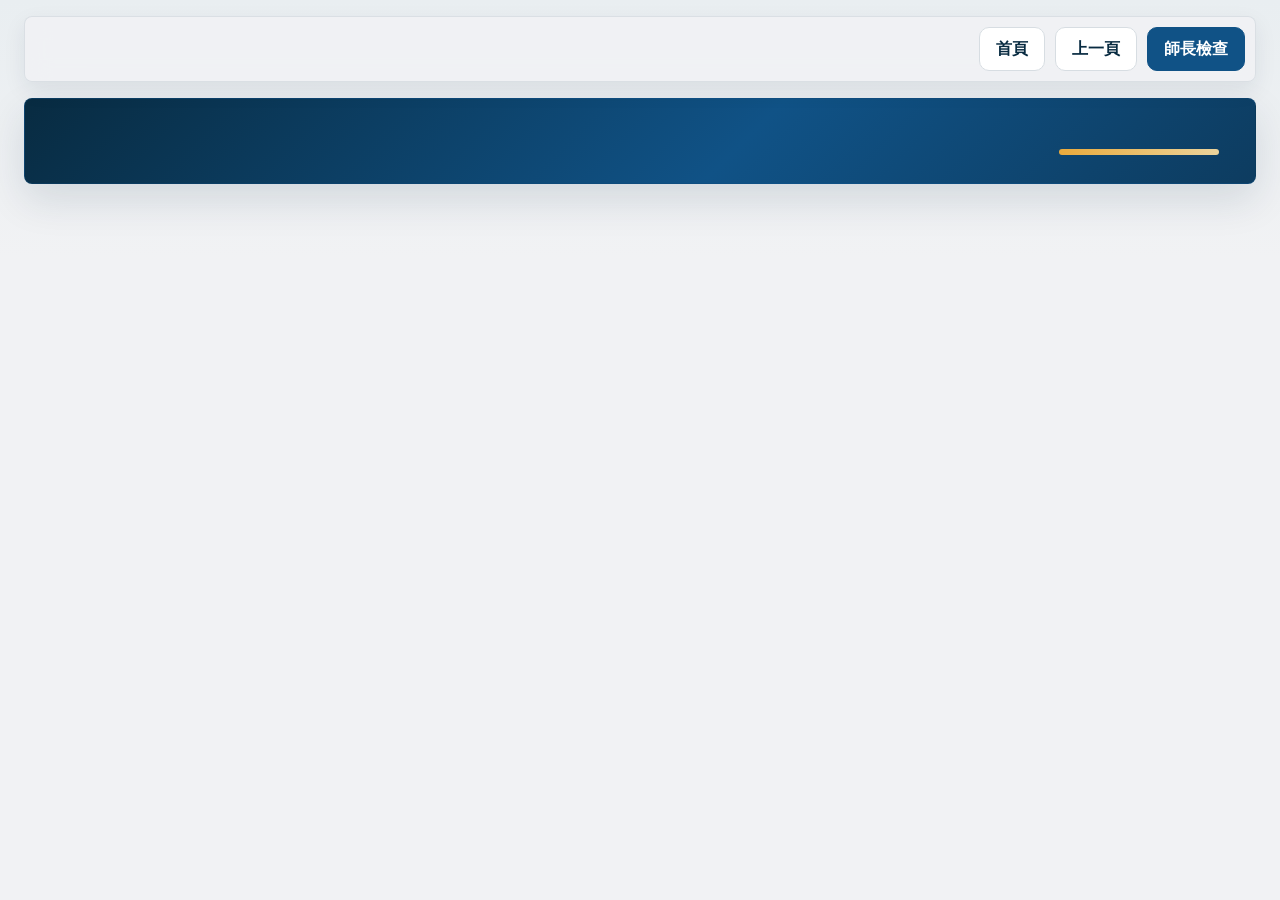
<file: index.html>
<!doctype html>
<html lang="zh-Hant">
<head>
  <meta charset="utf-8">
  <meta name="viewport" content="width=device-width, initial-scale=1">
  <meta http-equiv="refresh" content="0; url=./public/index.html">
  <link rel="icon" href="data:,">
  <title>高三學測歷屆考題</title>
</head>
<body style="font-family: system-ui, -apple-system, 'PingFang TC', sans-serif; padding: 40px; color: #17243a;">
  <p>載入中……若沒有自動跳轉，請點 <a href="./public/index.html">進入高三學測歷屆考題</a>。</p>
</body>
</html>
</file>
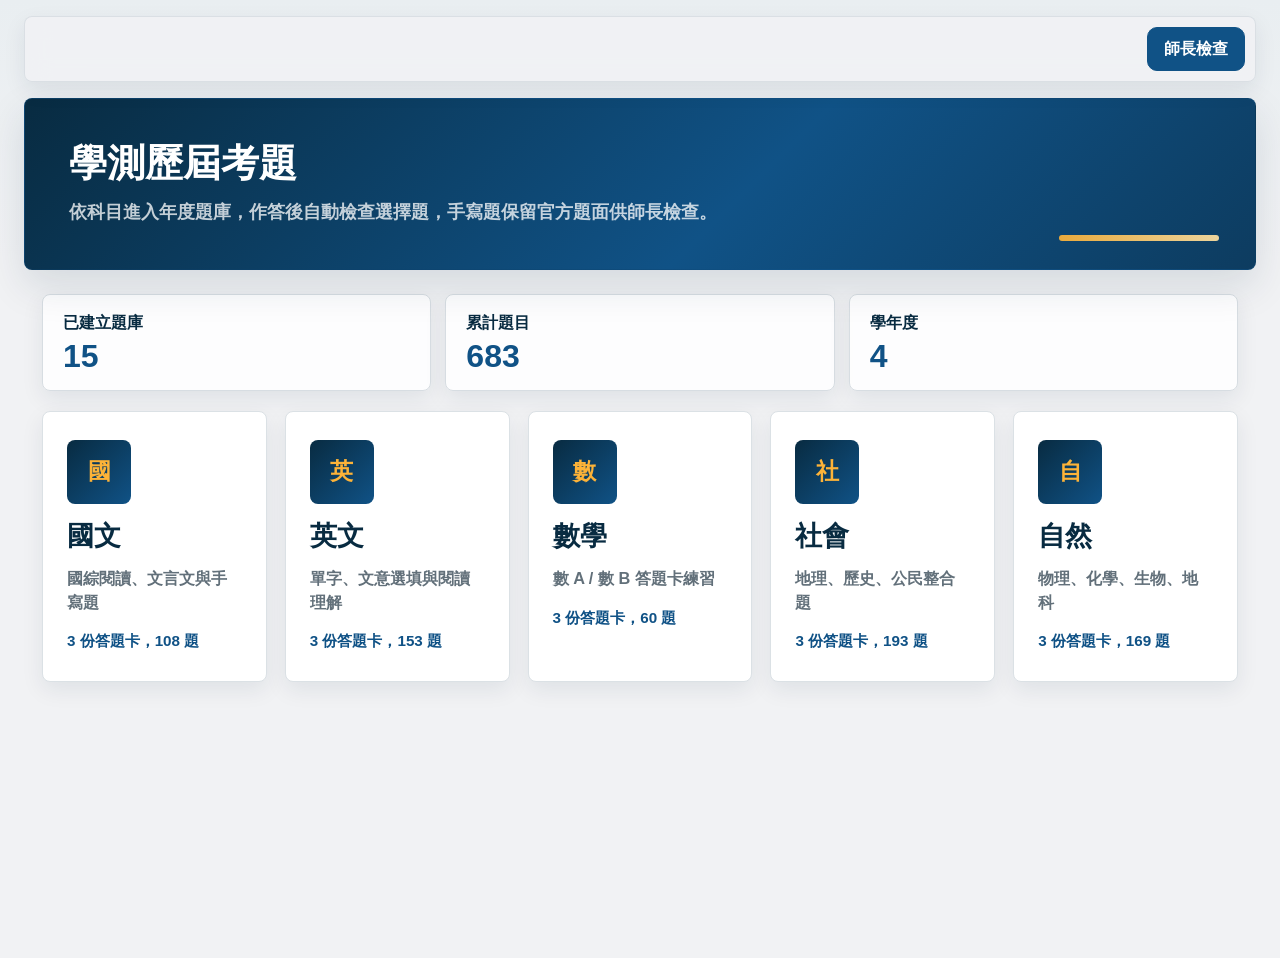
<file: public/index.html>
<!DOCTYPE html>
<html lang="zh-TW">
<head>
  <meta charset="UTF-8">
  <meta name="viewport" content="width=device-width, initial-scale=1.0">
  <title>高三學測歷屆考題</title>
  <link rel="icon" href="data:,">
  <link rel="stylesheet" href="vendor/katex/katex.min.css?v=0181">
  <link rel="stylesheet" href="../src/style.css?v=20260714c">
</head>
<body>
  <main class="app-shell">
    <nav class="top-actions" aria-label="頁面操作">
      <button id="homeButton" type="button">首頁</button>
      <button id="backButton" type="button">上一頁</button>
      <button id="teacherButton" type="button">師長檢查</button>
    </nav>

    <section class="screen-card">
      <header class="screen-header" id="screenHeader"></header>
      <section class="screen-body" id="screenBody"></section>
    </section>
  </main>

  <script src="../src/exam-files.js?v=20260710c"></script>
  <script src="../src/question-bank/115-chinese.js?v=20260710c"></script>
  <script src="../src/question-bank/113一模-數學.js?v=2"></script>
  <script src="../src/question-bank/114-chinese.js?v=20260710c"></script>
  <script src="../src/question-bank/113-chinese.js?v=20260713a"></script>
  <script src="../src/question-bank/113-english.js?v=20260710c"></script>
  <script src="../src/question-bank/114-english.js?v=20260710c"></script>
  <script src="../src/question-bank/115-english.js?v=20260713a"></script>
  <script src="../src/question-bank/115-matha.js?v=20260710c"></script>
  <script src="../src/question-bank/114-matha.js?v=20260713a"></script>
  <script src="../src/question-bank/115-social.js?v=20260710c"></script>
  <script src="../src/question-bank/114-social.js?v=20260713a"></script>
  <script src="../src/question-bank/113-social.js?v=20260713a"></script>
  <script src="../src/question-bank/113-natural.js?v=20260714a"></script>
  <script src="../src/question-bank/114-natural.js?v=20260713a"></script>
  <script src="../src/question-bank/115-natural.js?v=20260710c"></script>
  <script src="vendor/katex/katex.min.js?v=0181"></script>
  <script src="vendor/katex/contrib/mhchem.min.js?v=0181"></script>
  <script src="vendor/katex/contrib/auto-render.min.js?v=0181"></script>
  <script src="../src/app.js?v=20260714b"></script>
</body>
</html>
</file>
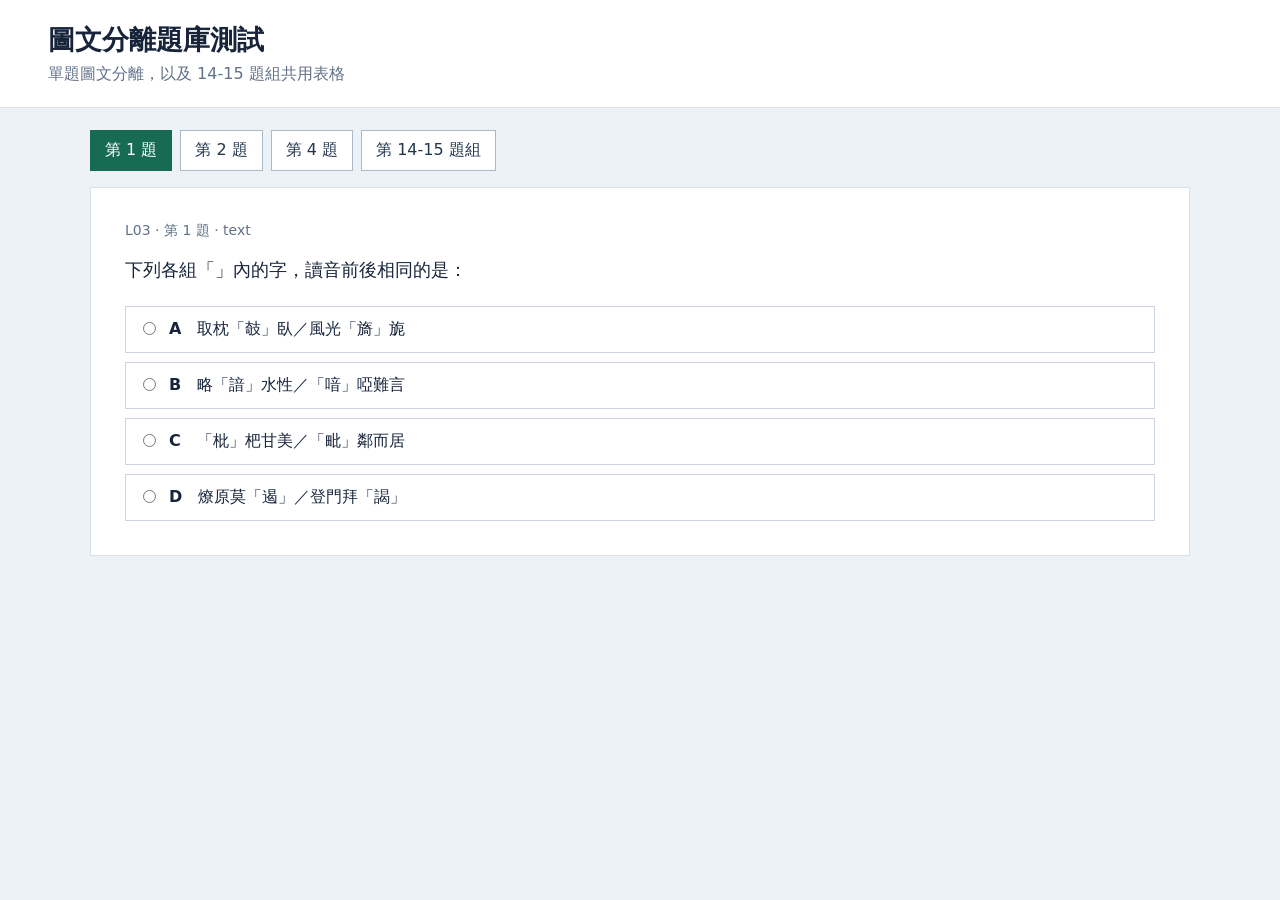
<file: public/mixed-content-test.html>
<!doctype html>
<html lang="zh-Hant">
<head>
  <meta charset="utf-8">
  <meta name="viewport" content="width=device-width, initial-scale=1">
  <link rel="icon" href="data:,">
  <title>圖文分離題庫測試</title>
  <style>
    :root { font-family: system-ui, -apple-system, "PingFang TC", sans-serif; color: #17243a; }
    * { box-sizing: border-box; }
    body { margin: 0; background: #edf2f7; }
    header { background: #fff; border-bottom: 1px solid #d8e0e9; padding: 22px clamp(18px, 4vw, 48px); }
    h1 { margin: 0 0 6px; font-size: 27px; letter-spacing: 0; }
    header p { margin: 0; color: #617187; }
    main { width: min(1100px, calc(100% - 28px)); margin: 22px auto 48px; }
    nav { display: flex; gap: 8px; flex-wrap: wrap; margin-bottom: 16px; }
    button { font: inherit; cursor: pointer; }
    nav button { padding: 9px 14px; border: 1px solid #aab8c8; background: #fff; color: #24364d; }
    nav button[aria-selected="true"] { color: #fff; background: #176b52; border-color: #176b52; }
    article { background: #fff; border: 1px solid #d8e0e9; padding: clamp(18px, 4vw, 34px); }
    article.group-mode {
      height: calc(100dvh - 190px);
      min-height: 480px;
      display: grid;
      grid-template-rows: minmax(230px, 52%) minmax(0, 48%);
      overflow: hidden;
      padding: 0;
    }
    .meta { color: #627188; font-size: 14px; margin-bottom: 14px; }
    .stem { white-space: pre-wrap; line-height: 1.8; font-size: 18px; }
    .figure { width: min(180px, 45vw); margin: 16px 0; border: 1px solid #d8e0e9; }
    .figure img { display: block; width: 100%; height: auto; }
    .table-wrap { overflow-x: auto; margin: 18px 0; }
    .shared-material {
      position: sticky;
      top: 0;
      z-index: 2;
      overflow: auto;
      background: #fff;
      border-bottom: 2px solid #9facba;
      padding: 18px 22px;
    }
    .shared-material h2 { margin: 0; font-size: 18px; }
    .shared-material .table-wrap { margin-bottom: 0; }
    .quantity-table { min-width: 720px; font-size: 14px; }
    .quantity-table th, .quantity-table td { padding: 6px 8px; text-align: center; }
    .group-question-pane { min-height: 0; overflow-y: auto; padding: 18px 22px 28px; }
    .group-controls { display: flex; align-items: center; justify-content: space-between; gap: 12px; margin: 0 0 18px; }
    .group-controls button { border: 1px solid #aab8c8; background: #fff; padding: 8px 12px; color: #24364d; }
    .group-controls button:disabled { opacity: .45; cursor: default; }
    .group-progress { color: #627188; font-size: 14px; }
    table { width: 100%; border-collapse: collapse; min-width: 680px; }
    th, td { border: 1px solid #8795a8; padding: 9px 10px; text-align: left; vertical-align: top; }
    th { background: #e9f2ee; }
    fieldset { border: 0; padding: 0; margin: 20px 0 0; display: grid; gap: 9px; }
    label { display: flex; gap: 10px; align-items: flex-start; border: 1px solid #cbd5df; padding: 12px; cursor: pointer; }
    label:has(input:checked) { border-color: #176b52; background: #edf7f3; }
    .empty, .error { color: #8a3842; }
    @media (max-width: 640px) {
      h1 { font-size: 22px; }
      .stem { font-size: 16px; }
      nav { display: grid; grid-template-columns: repeat(2, 1fr); }
      article.group-mode {
        height: calc(100dvh - 210px);
        grid-template-rows: minmax(210px, 48%) minmax(0, 52%);
      }
      .shared-material, .group-question-pane { padding-left: 14px; padding-right: 14px; }
    }
  </style>
</head>
<body>
  <header>
    <h1>圖文分離題庫測試</h1>
    <p>單題圖文分離，以及 14-15 題組共用表格</p>
  </header>
  <main>
    <nav id="question-nav" aria-label="測試題目"></nav>
    <article id="question"><p class="empty">載入中...</p></article>
  </main>
  <script>
    const nav = document.querySelector('#question-nav');
    const panel = document.querySelector('#question');
    let items = [];
    let activeItem = 0;
    let activeGroupQuestion = 0;
    const answers = {};

    function renderChoices(question) {
      return Object.entries(question.選項).map(([key, value]) => `
        <label>
          <input type="radio" name="answer-${question.題號}" value="${key}"
            ${answers[question.題號] === key ? 'checked' : ''}>
          <span><strong>${key}</strong>　${value}</span>
        </label>
      `).join('');
    }

    function renderSingle(question) {
      panel.classList.remove('group-mode');
      const image = question.附圖
        ? `<figure class="figure"><img src="${question.附圖}" alt="第 ${question.題號} 題附圖"></figure>`
        : '';
      panel.innerHTML = `
        <div class="meta">${question.課次} · 第 ${question.題號} 題 · ${question.題型}</div>
        <div class="stem">${question.題幹文字}</div>
        ${image}
        <fieldset aria-label="答案選項">${renderChoices(question)}</fieldset>
      `;
    }

    function renderSharedMaterial(shared) {
      if (shared.類型 === 'table') {
        return `<div class="table-wrap">${shared.內容.HTML}</div>`;
      }
      if (shared.類型 === 'image') {
        return `<figure class="figure"><img src="${shared.內容}" alt="題組共用附圖"></figure>`;
      }
      return '';
    }

    function renderGroup(group) {
      const question = group.題目[activeGroupQuestion];
      panel.classList.add('group-mode');
      panel.innerHTML = `
        <section class="shared-material">
          <h2>第 ${group.題號範圍[0]}-${group.題號範圍[1]} 題共用資料</h2>
          ${renderSharedMaterial(group.共用資料)}
        </section>
        <section class="group-question-pane">
          <div class="group-controls">
            <button type="button" data-group-step="-1" ${activeGroupQuestion === 0 ? 'disabled' : ''}>← 上一題</button>
            <span class="group-progress">第 ${activeGroupQuestion + 1}／${group.題目.length} 題</span>
            <button type="button" data-group-step="1" ${activeGroupQuestion === group.題目.length - 1 ? 'disabled' : ''}>下一題 →</button>
          </div>
          <div class="meta">${group.課次} · ${group.題組ID} · 第 ${question.題號} 題</div>
          <div class="stem">${question.題幹文字}</div>
          <fieldset aria-label="答案選項">${renderChoices(question)}</fieldset>
        </section>
      `;
    }

    function showItem(index) {
      activeItem = index;
      const item = items[index];
      [...nav.querySelectorAll('button')].forEach((button, buttonIndex) => {
        button.setAttribute('aria-selected', String(buttonIndex === index));
      });
      if (item.kind === 'group') {
        activeGroupQuestion = 0;
        renderGroup(item.data);
      } else {
        renderSingle(item.data);
      }
    }

    fetch('../data/mixed-content-test/L03/questions.json')
      .then((response) => {
        if (!response.ok) throw new Error(`HTTP ${response.status}`);
        return response.json();
      })
      .then((data) => {
        items = [
          ...data.單題.map((question) => ({ kind: 'single', data: question })),
          ...data.題組.map((group) => ({ kind: 'group', data: group })),
        ];
        nav.innerHTML = items.map((item, index) => `
          <button type="button" data-index="${index}" aria-selected="${index === 0}">
            ${item.kind === 'group'
              ? `第 ${item.data.題號範圍[0]}-${item.data.題號範圍[1]} 題組`
              : `第 ${item.data.題號} 題`}
          </button>
        `).join('');
        nav.addEventListener('click', (event) => {
          const button = event.target.closest('button[data-index]');
          if (button) showItem(Number(button.dataset.index));
        });
        panel.addEventListener('click', (event) => {
          const button = event.target.closest('button[data-group-step]');
          if (!button) return;
          const group = items[activeItem].data;
          activeGroupQuestion += Number(button.dataset.groupStep);
          renderGroup(group);
        });
        panel.addEventListener('change', (event) => {
          if (event.target.matches('input[type="radio"]')) {
            const questionNumber = event.target.name.replace('answer-', '');
            answers[questionNumber] = event.target.value;
          }
        });
        showItem(0);
      })
      .catch((error) => {
        panel.innerHTML = `<p class="error">題庫載入失敗：${error.message}</p>`;
      });
  </script>
</body>
</html>
</file>
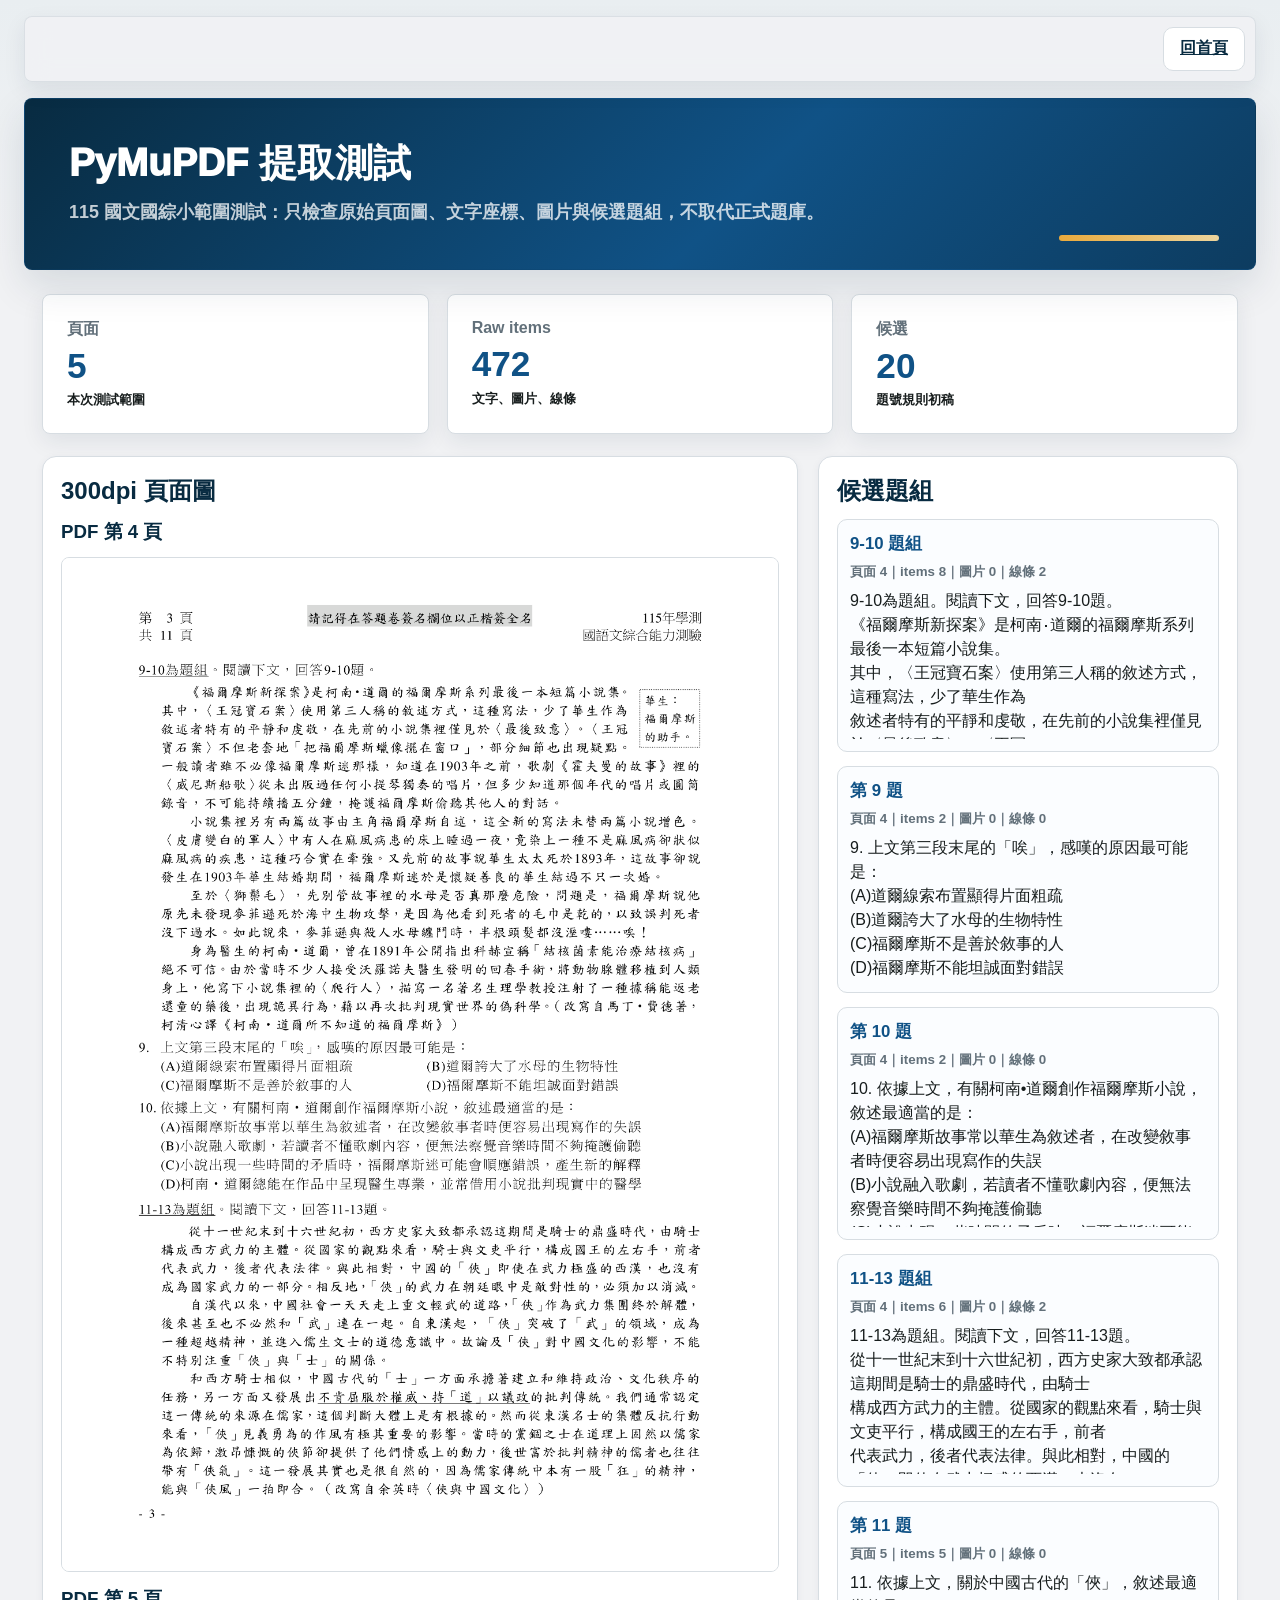
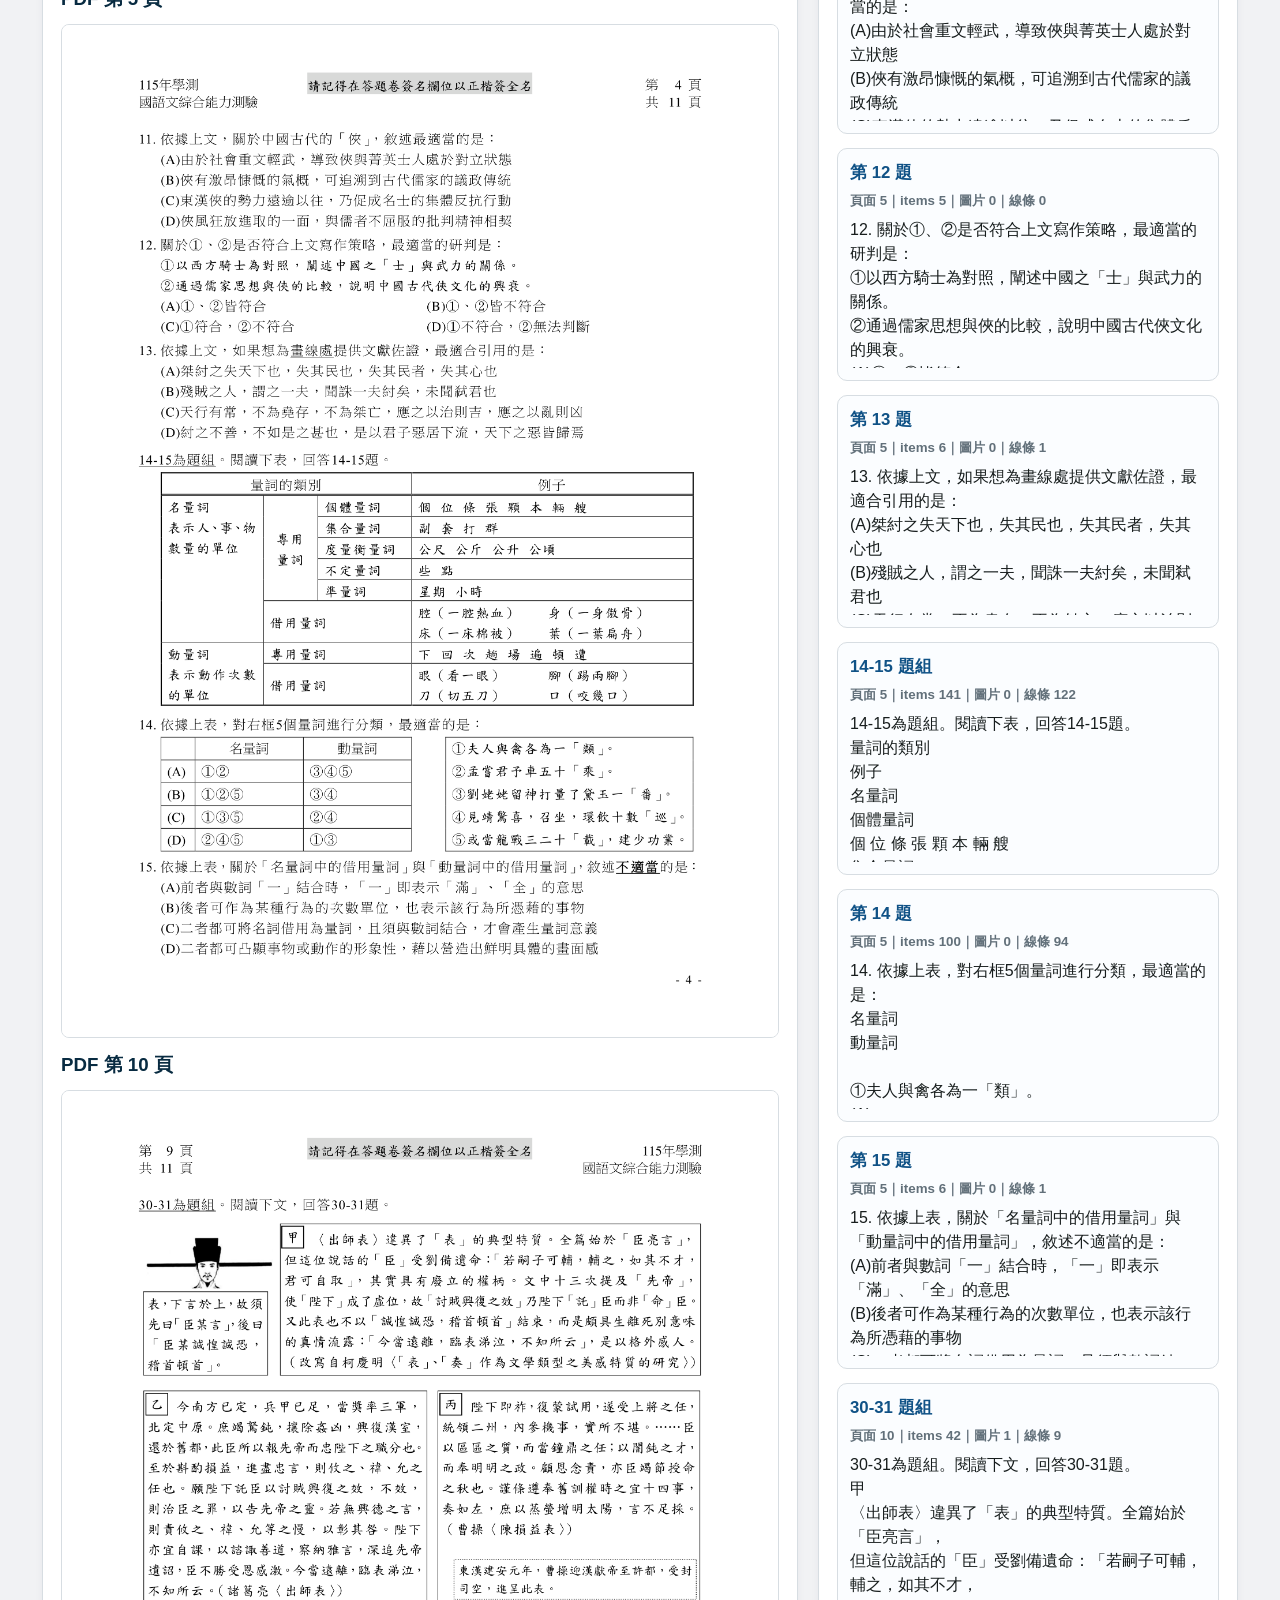
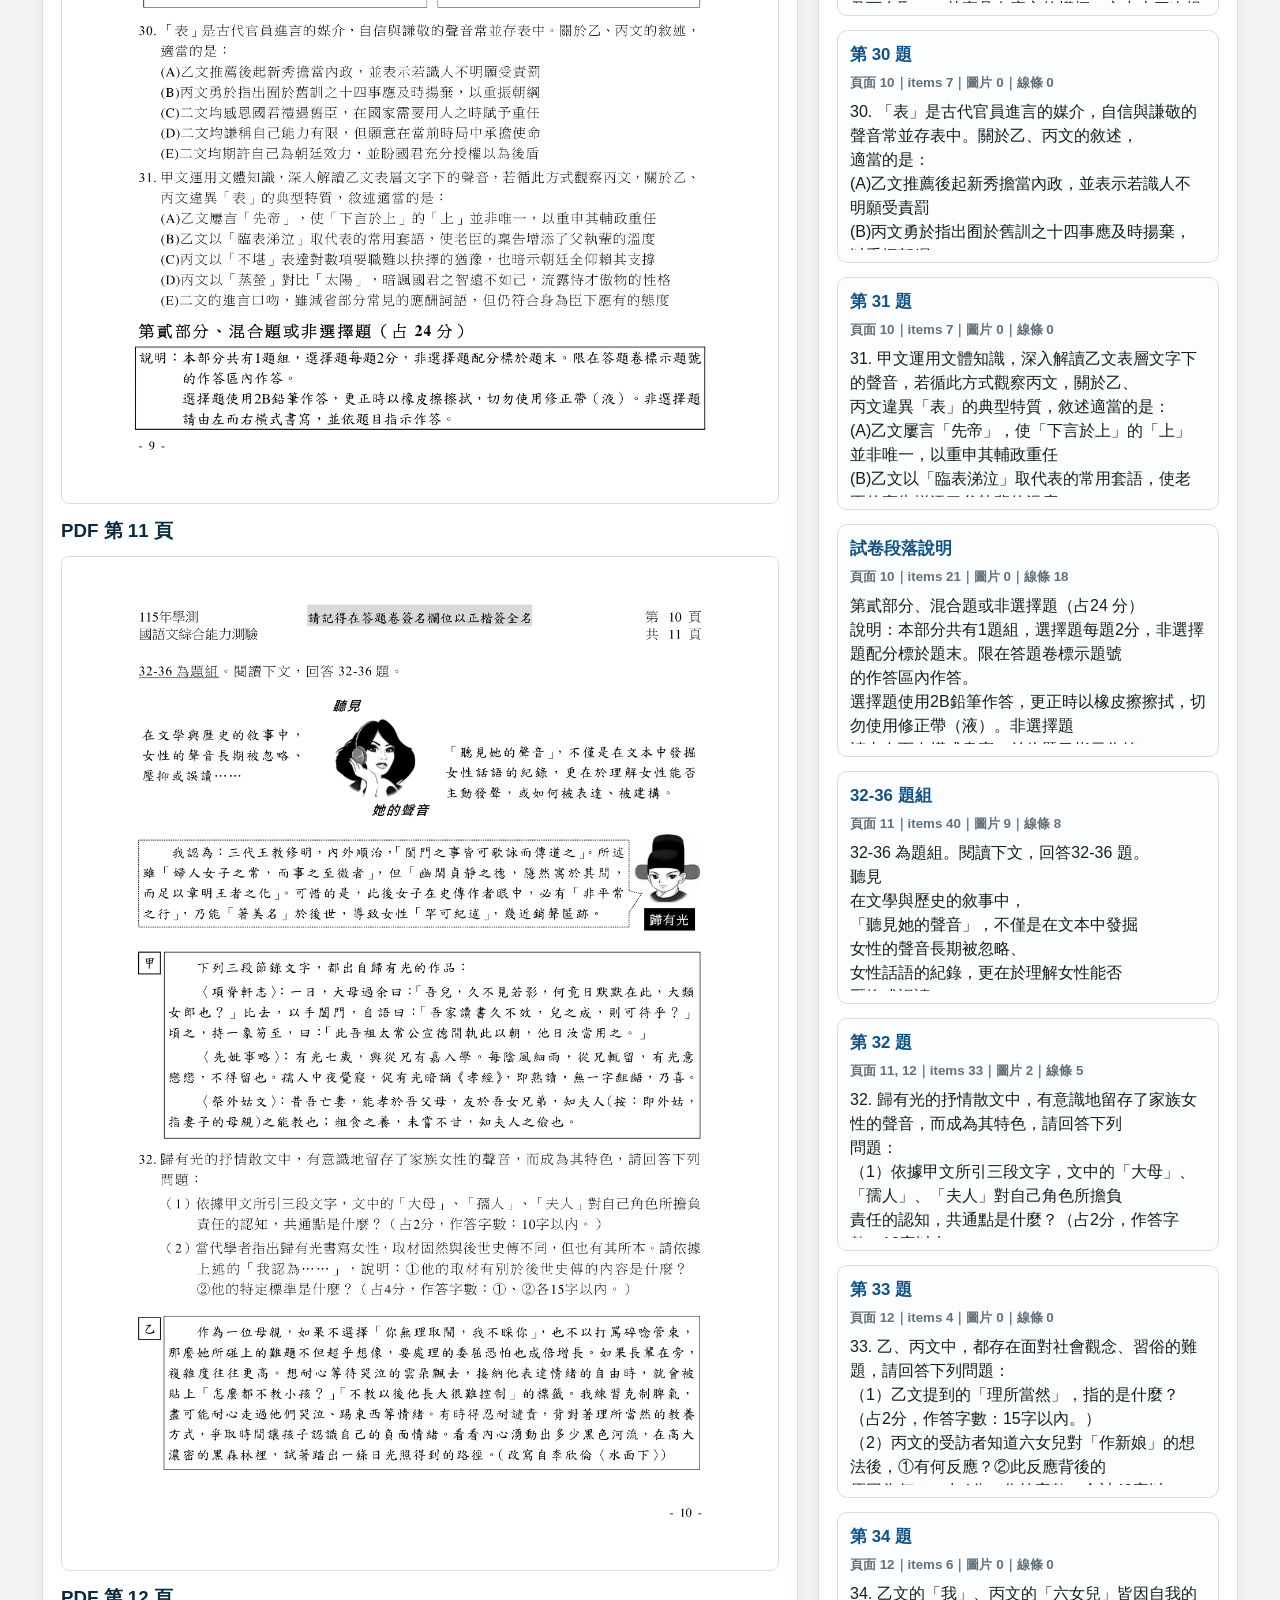
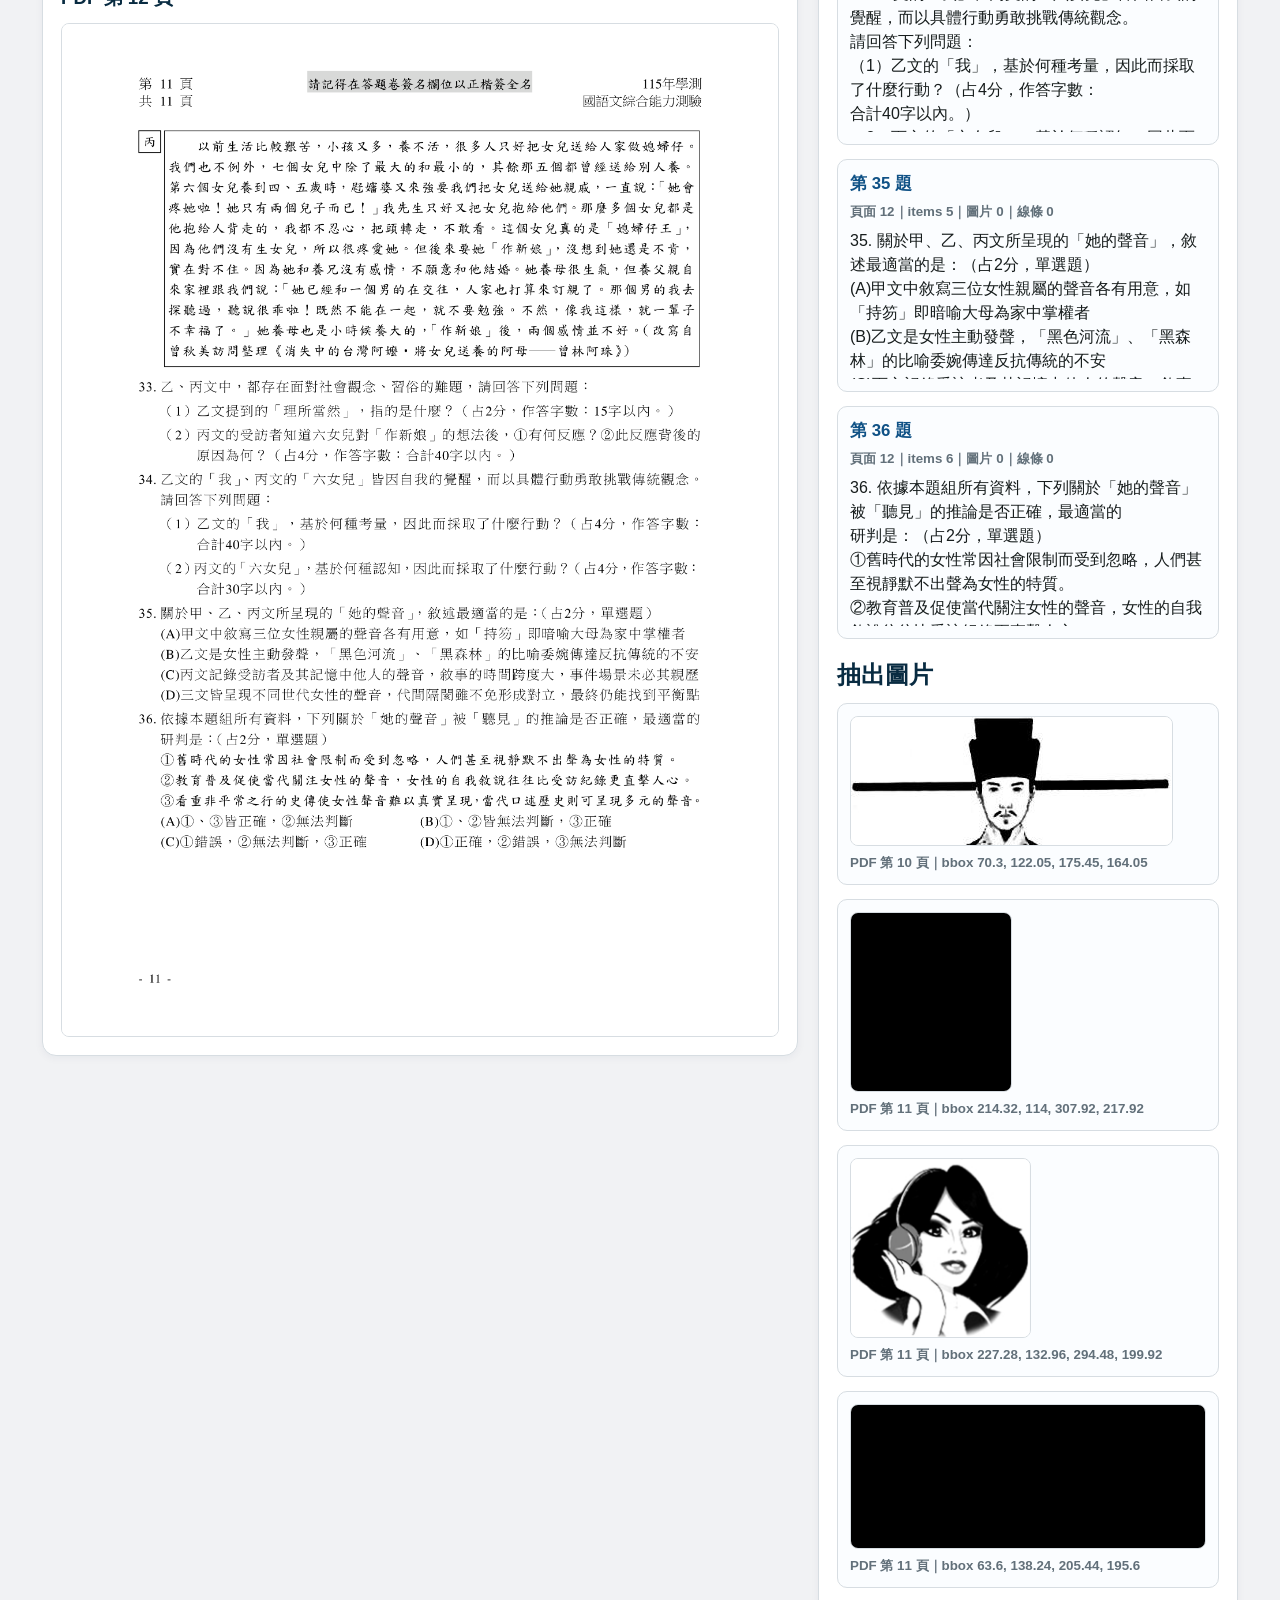
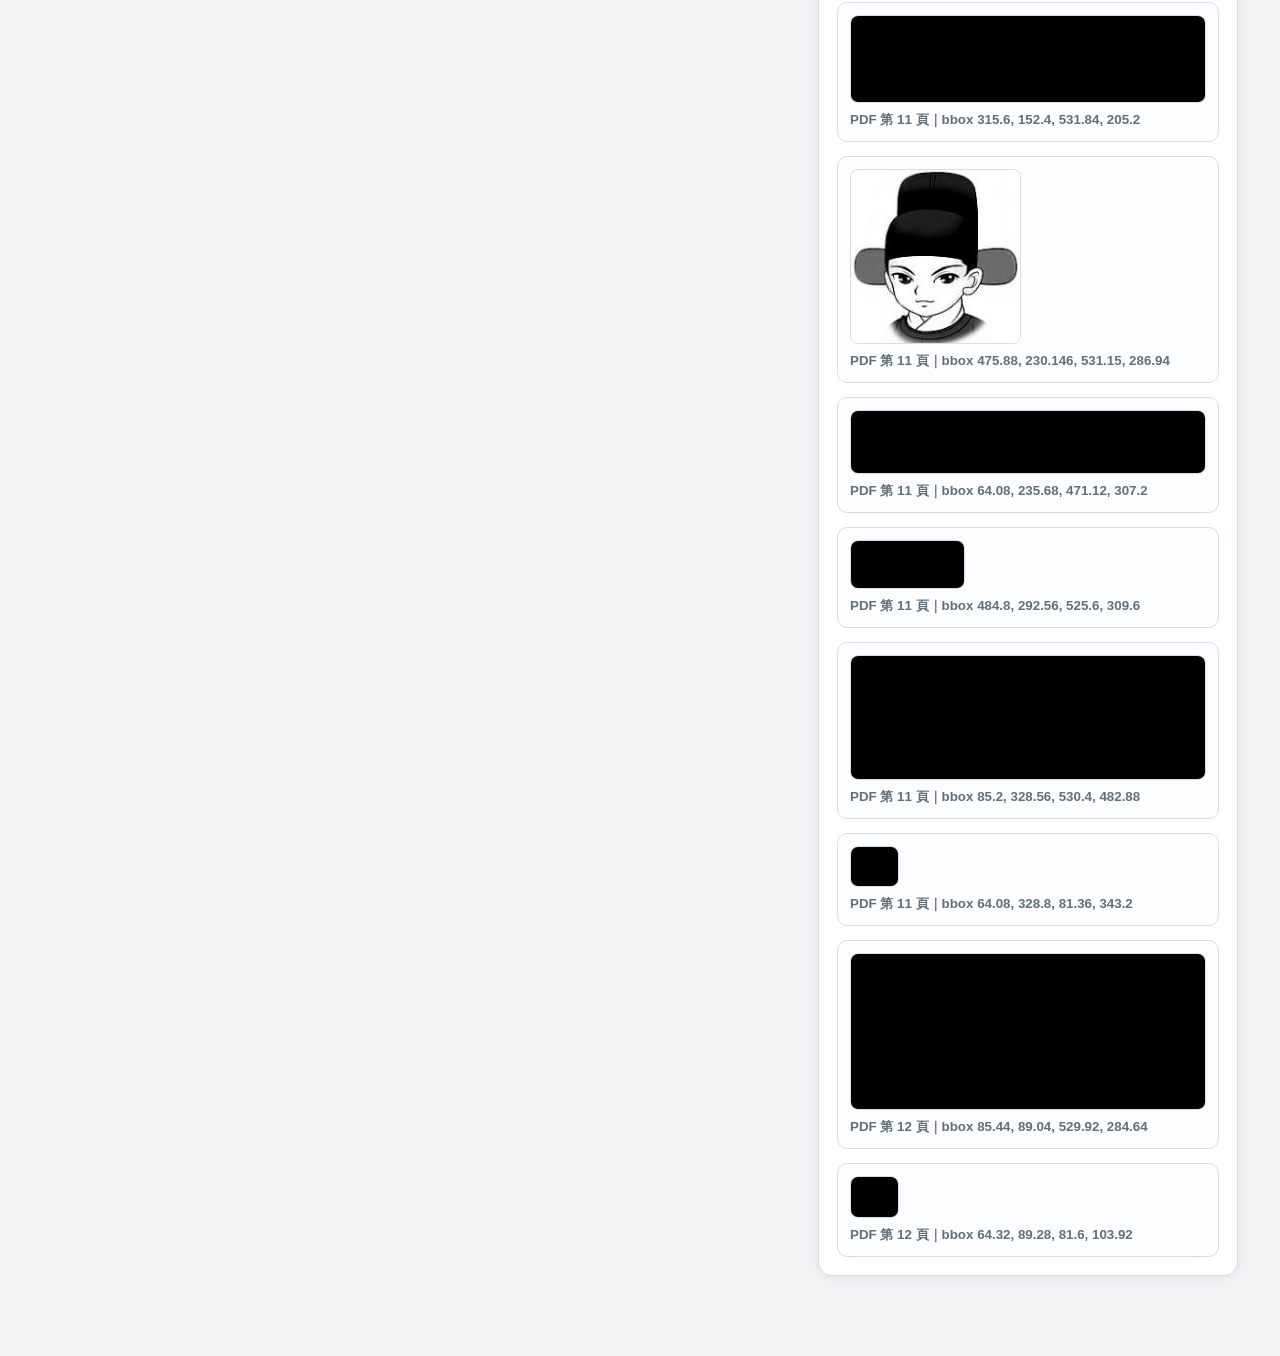
<file: public/pymupdf-test.html>
<!DOCTYPE html>
<html lang="zh-TW">
<head>
  <meta charset="UTF-8">
  <meta name="viewport" content="width=device-width, initial-scale=1.0">
  <title>PyMuPDF 提取測試</title>
  <link rel="icon" href="data:,">
  <link rel="stylesheet" href="../src/style.css">
  <style>
    .test-layout {
      display: grid;
      grid-template-columns: minmax(0, 1fr) minmax(320px, 420px);
      gap: 20px;
      align-items: start;
    }

    .test-panel {
      border: 1px solid var(--line);
      border-radius: 14px;
      background: white;
      box-shadow: 0 2px 8px rgba(23, 43, 77, 0.05);
      padding: 18px;
    }

    .test-panel h2,
    .test-panel h3 {
      margin: 0 0 12px;
      color: var(--ink);
    }

    .page-stack,
    .candidate-list,
    .asset-list {
      display: grid;
      gap: 14px;
    }

    .candidate-card,
    .asset-card {
      display: grid;
      gap: 8px;
      border: 1px solid var(--line);
      border-radius: 10px;
      background: #fbfdff;
      padding: 12px;
    }

    .candidate-card strong {
      color: var(--blue);
      font-size: 1.05rem;
    }

    .candidate-card small,
    .asset-card small {
      color: var(--muted);
      font-weight: 800;
    }

    .candidate-card pre {
      max-height: 150px;
      margin: 0;
      overflow: auto;
      white-space: pre-wrap;
      color: var(--text);
      font-family: inherit;
      line-height: 1.5;
    }

    .asset-card img {
      max-width: 100%;
      max-height: 180px;
      object-fit: contain;
      border: 1px solid var(--line);
      border-radius: 8px;
      background: white;
    }

    @media (max-width: 980px) {
      .test-layout {
        grid-template-columns: 1fr;
      }
    }
  </style>
</head>
<body>
  <main class="app-shell">
    <nav class="top-actions" aria-label="頁面操作">
      <a class="secondary-btn" href="./index.html">回首頁</a>
    </nav>

    <section class="screen-card">
      <header class="screen-header">
        <h1>PyMuPDF 提取測試</h1>
        <p>115 國文國綜小範圍測試：只檢查原始頁面圖、文字座標、圖片與候選題組，不取代正式題庫。</p>
      </header>

      <section class="screen-body">
        <div class="stats-grid" id="summary"></div>
        <div class="test-layout">
          <section class="test-panel">
            <h2>300dpi 頁面圖</h2>
            <div class="page-stack" id="pages"></div>
          </section>
          <aside class="test-panel">
            <h2>候選題組</h2>
            <div class="candidate-list" id="candidates"></div>
            <h2 style="margin-top: 20px;">抽出圖片</h2>
            <div class="asset-list" id="assets"></div>
          </aside>
        </div>
      </section>
    </section>
  </main>

  <script>
    const base = "../data/pymupdf-tests/115-chinese/";

    async function loadJson(file) {
      const response = await fetch(base + file);
      if (!response.ok) throw new Error(`${file} 載入失敗`);
      return response.json();
    }

    function statCard(label, value, note) {
      return `
        <article class="stat-card">
          <span>${label}</span>
          <strong>${value}</strong>
          <small>${note}</small>
        </article>
      `;
    }

    function preview(text) {
      return (text || "").slice(0, 320);
    }

    async function init() {
      const [pages, raw, candidates] = await Promise.all([
        loadJson("pages.json"),
        loadJson("questions_raw.json"),
        loadJson("question_candidates.json")
      ]);
      const images = raw.filter(item => item.type === "image");
      const drawings = raw.filter(item => item.type === "drawing");

      document.getElementById("summary").innerHTML = [
        statCard("頁面", pages.length, "本次測試範圍"),
        statCard("Raw items", raw.length, "文字、圖片、線條"),
        statCard("候選", candidates.length, "題號規則初稿"),
      ].join("");

      document.getElementById("pages").innerHTML = pages.map(page => `
        <article>
          <h3>PDF 第 ${page.page} 頁</h3>
          <img class="official-page-image" src="${base}${page.png}" alt="PDF 第 ${page.page} 頁">
        </article>
      `).join("");

      document.getElementById("candidates").innerHTML = candidates.map(candidate => `
        <article class="candidate-card">
          <strong>${candidate.label}</strong>
          <small>頁面 ${candidate.pages.join(", ")}｜items ${candidate.itemCount}｜圖片 ${candidate.imageCount}｜線條 ${candidate.drawings}</small>
          <pre>${preview(candidate.content)}</pre>
        </article>
      `).join("");

      document.getElementById("assets").innerHTML = images.length ? images.map(image => `
        <article class="asset-card">
          <img src="${base}${image.src}" alt="PDF 圖片 ${image.src}">
          <small>PDF 第 ${image.page} 頁｜bbox ${image.bbox.join(", ")}</small>
        </article>
      `).join("") : `<div class="empty">這個範圍沒有抽出獨立圖片；表格框線會列為 drawing，本次共有 ${drawings.length} 個 drawing。</div>`;
    }

    init().catch(error => {
      document.querySelector(".screen-body").innerHTML = `<div class="empty">${error.message}</div>`;
    });
  </script>
</body>
</html>
</file>
<file: src/style.css>
:root {
  --ink: #082b41;
  --text: #171d1d;
  --muted: #62707a;
  --blue: #105286;
  --blue-dark: #082b41;
  --blue-light: #e9f3f8;
  --blue-line: #7eafcf;
  --line: #d7dde2;
  --panel: #ffffff;
  --bg: #f1f2f4;
  --green: #0f6b61;
  --green-light: #e8f2ef;
  --amber: #b97400;
  --amber-strong: #fdb338;
  --amber-light: #fff5db;
  --dark: #171d1d;
  --red: #b42318;
  --red-bg: #fff1f0;
  --shadow: 0 16px 40px rgba(8, 43, 65, 0.12);
  --shadow-soft: 0 8px 22px rgba(8, 43, 65, 0.08);
  --radius: 8px;
}

* {
  box-sizing: border-box;
}

body {
  margin: 0;
  min-height: 100vh;
  background:
    linear-gradient(180deg, #e9eef1 0, var(--bg) 260px),
    var(--bg);
  color: var(--text);
  font-family: -apple-system, BlinkMacSystemFont, "Segoe UI", "Noto Sans TC", sans-serif;
}

button,
input {
  font: inherit;
}

button {
  cursor: pointer;
}

.app-shell {
  width: min(1500px, calc(100% - 48px));
  margin: 16px auto 40px;
}

.top-actions {
  position: sticky;
  top: 0;
  z-index: 30;
  display: flex;
  justify-content: flex-end;
  gap: 10px;
  margin-bottom: 16px;
  padding: 10px;
  background: rgba(241, 242, 244, 0.94);
  border: 1px solid rgba(215, 221, 226, 0.86);
  border-radius: var(--radius);
  backdrop-filter: blur(12px);
  box-shadow: var(--shadow-soft);
}

.top-actions button,
.primary-btn,
.secondary-btn {
  border-radius: 10px;
  border: 1px solid var(--line);
  background: white;
  color: var(--ink);
  padding: 10px 16px;
  font-weight: 900;
  min-height: 44px;
}

#teacherButton,
.primary-btn {
  border-color: var(--blue);
  background: var(--blue);
  color: white;
}

.screen-card {
  min-height: calc(100vh - 80px);
}

.screen-header {
  position: relative;
  overflow: hidden;
  background: linear-gradient(135deg, var(--blue-dark) 0%, var(--blue) 58%, #0d3c60 100%);
  border: 1px solid rgba(16, 82, 134, 0.35);
  border-radius: var(--radius);
  box-shadow: var(--shadow);
  padding: 42px 44px;
  margin-bottom: 24px;
}

.screen-header::after {
  content: "";
  position: absolute;
  right: 36px;
  bottom: 28px;
  width: 160px;
  height: 6px;
  border-radius: 999px;
  background: linear-gradient(90deg, var(--amber-strong), #ffe1a1);
  opacity: 0.92;
}

.screen-header h1 {
  position: relative;
  margin: 0 0 14px;
  color: #ffffff;
  font-size: clamp(2rem, 3vw, 2.65rem);
  line-height: 1.15;
  font-weight: 950;
  letter-spacing: 0;
}

.screen-header p {
  position: relative;
  margin: 0;
  color: rgba(255, 255, 255, 0.76);
  font-size: clamp(1rem, 1.4vw, 1.28rem);
  line-height: 1.55;
  font-weight: 750;
  max-width: 980px;
}

.screen-body {
  padding: 0 18px 40px;
}

.breadcrumb {
  color: var(--muted);
  font-weight: 850;
  margin-bottom: 16px;
}

.overview-strip,
.practice-summary {
  display: grid;
  grid-template-columns: repeat(3, minmax(150px, 1fr));
  gap: 14px;
  margin-bottom: 20px;
}

.overview-strip article,
.practice-summary article {
  display: grid;
  gap: 6px;
  min-height: 96px;
  border: 1px solid var(--line);
  border-radius: var(--radius);
  background: rgba(255, 255, 255, 0.88);
  box-shadow: var(--shadow-soft);
  padding: 18px 20px;
}

.overview-strip span,
.practice-summary span {
  color: var(--blue-dark);
  font-weight: 900;
}

.overview-strip strong,
.practice-summary strong {
  color: var(--blue);
  font-size: 2rem;
  line-height: 1;
}

.entry-grid {
  display: grid;
  gap: 18px;
}

.entry-grid.subjects {
  grid-template-columns: repeat(5, minmax(170px, 1fr));
}

.entry-grid.years,
.entry-grid.categories {
  grid-template-columns: repeat(3, minmax(240px, 1fr));
}

.entry-card {
  min-height: 232px;
  text-align: left;
  display: grid;
  align-content: start;
  gap: 16px;
  border: 1px solid #dbe1e5;
  border-radius: var(--radius);
  background: white;
  box-shadow: var(--shadow-soft);
  padding: 28px 24px;
  transition: transform 140ms ease, box-shadow 140ms ease, border-color 140ms ease;
}

.entry-card:hover,
.entry-card:focus {
  outline: none;
  border-color: var(--blue-line);
  background: #fffdf8;
  box-shadow: 0 18px 34px rgba(253, 179, 56, 0.20);
  transform: translateY(-2px);
}

.card-icon {
  width: 64px;
  height: 64px;
  display: grid;
  place-items: center;
  border-radius: var(--radius);
  background: linear-gradient(135deg, var(--blue-dark), var(--blue));
  color: var(--amber-strong);
  font-size: 1.45rem;
  font-weight: 950;
}

.entry-card strong {
  color: var(--blue-dark);
  font-size: 1.7rem;
  line-height: 1.15;
  font-weight: 950;
}

.entry-card span:not(.card-icon),
.entry-card small {
  color: var(--muted);
  font-size: 1.02rem;
  line-height: 1.45;
  font-weight: 750;
}

.entry-card small {
  align-self: end;
  color: var(--blue);
  font-size: 0.95rem;
}

.source-strip {
  margin-top: 28px;
}

.source-strip h2 {
  margin: 0 0 12px;
  color: var(--ink);
  font-size: 1.25rem;
}

.pdf-grid {
  display: grid;
  grid-template-columns: repeat(auto-fit, minmax(220px, 1fr));
  gap: 12px;
}

.pdf-card {
  display: grid;
  gap: 6px;
  border: 1px solid var(--line);
  border-radius: 10px;
  background: white;
  padding: 14px;
  color: inherit;
  text-decoration: none;
}

.pdf-card span {
  color: var(--blue);
  font-weight: 900;
  font-size: 0.82rem;
}

.pdf-card strong {
  color: var(--text);
  font-size: 0.96rem;
  line-height: 1.35;
}

.pdf-card small {
  color: var(--muted);
  font-weight: 800;
}

.question-list,
.report-list,
.wrong-list,
.manual-list {
  display: grid;
  gap: 16px;
}

.question-card,
.visual-question-group,
.result-panel,
.stat-card,
.report-row,
.empty {
  border: 1px solid var(--line);
  border-radius: var(--radius);
  background: white;
  box-shadow: var(--shadow-soft);
}

.question-card {
  margin: 0;
  padding: 20px;
}

.visual-question-group {
  padding: 20px;
}

.visual-answer-layout {
  display: grid;
  grid-template-columns: minmax(0, 1fr) minmax(230px, 300px);
  gap: 18px;
  align-items: start;
}

.visual-group-header {
  display: flex;
  justify-content: space-between;
  align-items: baseline;
  gap: 14px;
  margin-bottom: 14px;
}

.visual-group-header h2 {
  margin: 0;
  color: var(--ink);
  font-size: 1.25rem;
}

.visual-group-header span {
  color: var(--muted);
  font-weight: 850;
}

.official-image-list {
  display: grid;
  gap: 14px;
}

.official-page-image {
  width: 100%;
  height: auto;
  display: block;
  border: 1px solid var(--line);
  border-radius: var(--radius);
  background: white;
}

.answer-card {
  position: sticky;
  top: 72px;
  border: 1px solid var(--line);
  border-radius: var(--radius);
  background: #f8fbff;
  padding: 16px;
}

.answer-card h3 {
  margin: 0 0 12px;
  color: var(--ink);
  font-size: 1.1rem;
}

.answer-row {
  display: grid;
  gap: 9px;
  align-items: center;
  border-top: 1px solid var(--line);
  padding: 12px 0;
}

.answer-row:first-of-type {
  border-top: 0;
}

.answer-row > strong {
  color: var(--blue);
  font-size: 1.15rem;
}

.answer-options {
  display: grid;
  grid-template-columns: repeat(auto-fit, minmax(48px, 1fr));
  gap: 8px;
}

.answer-options label {
  display: inline-flex;
  align-items: center;
  justify-content: center;
  gap: 6px;
  border: 1px solid var(--line);
  border-radius: 999px;
  background: white;
  padding: 8px 12px;
  color: var(--text);
  font-weight: 900;
}

.answer-row-written {
  gap: 10px;
}

.written-answer {
  display: grid;
  gap: 8px;
}

.written-answer span {
  color: var(--muted);
  font-size: 0.9rem;
  font-weight: 850;
}

.written-answer textarea {
  width: 100%;
  min-height: 108px;
  resize: vertical;
  border: 1px solid var(--line);
  border-radius: 10px;
  background: white;
  color: var(--text);
  padding: 10px;
  font: inherit;
  line-height: 1.45;
}

.question-card legend {
  color: var(--blue-dark);
  font-size: 1.05rem;
  font-weight: 950;
  padding: 0 8px;
}

.question-card p {
  margin: 4px 0 18px;
  color: var(--text);
  font-size: 1.2rem;
  line-height: 1.55;
  font-weight: 850;
  overflow-wrap: anywhere;
}

.official-question {
  margin: 4px 0 18px;
  color: var(--text);
  font-family: inherit;
  font-size: 1.02rem;
  line-height: 1.72;
  font-weight: 720;
  white-space: pre-wrap;
  word-break: break-word;
}

.option-list {
  display: grid;
  grid-template-columns: repeat(2, minmax(190px, 1fr));
  gap: 10px;
}

.option-row {
  display: flex;
  gap: 10px;
  align-items: flex-start;
  border: 1px solid var(--line);
  border-radius: var(--radius);
  background: #fbfdff;
  color: var(--text);
  padding: 13px 14px;
  font-size: 1rem;
  font-weight: 750;
  min-height: 48px;
  transition: border-color 120ms ease, background 120ms ease, box-shadow 120ms ease;
}

.option-row input {
  margin-top: 5px;
  accent-color: var(--blue);
}

.option-row:hover,
.option-row:focus-within {
  border-color: var(--blue-line);
  background: #fffaf0;
  box-shadow: inset 0 0 0 1px rgba(139, 197, 239, 0.35);
}

.practice-actions {
  display: flex;
  gap: 12px;
  margin-top: 18px;
  padding: 14px 0 4px;
}

.result-panel {
  margin-top: 18px;
  padding: 22px;
  border-color: #f1c46c;
  background: linear-gradient(135deg, #ffffff, #fff7e7);
}

.result-score {
  display: flex;
  align-items: baseline;
  gap: 14px;
  margin-bottom: 14px;
}

.result-score strong {
  color: var(--blue-dark);
  font-size: 2rem;
}

.result-score span {
  color: var(--muted);
  font-weight: 850;
}

.wrong-card,
.manual-card {
  display: grid;
  gap: 6px;
  border-radius: var(--radius);
  padding: 14px;
  font-weight: 850;
}

.wrong-card {
  border: 1px solid #ffc9c9;
  background: var(--red-bg);
  color: var(--red);
}

.manual-card {
  border: 1px solid #b7d4e5;
  background: #edf6fb;
  color: var(--blue);
}

.wrong-card strong,
.manual-card strong {
  color: var(--text);
}

.wrong-card .explain {
  margin-top: 10px;
  border-top: 1px dashed #ffc9c9;
  padding-top: 8px;
}

.wrong-card .explain summary {
  cursor: pointer;
  font-weight: 600;
  color: var(--text);
  list-style: none;
}

.wrong-card .explain summary::before {
  content: "▸ ";
}

.wrong-card .explain[open] summary::before {
  content: "▾ ";
}

.wrong-card .explain-body {
  margin-top: 8px;
  color: var(--text);
  line-height: 1.7;
  font-size: 0.95rem;
  overflow-x: auto;
}

.wrong-card .explain-image {
  display: block;
  max-width: 100%;
  margin-top: 6px;
  background: #fff;
  border: 1px solid #eee;
  border-radius: 6px;
}

.stats-grid {
  display: grid;
  grid-template-columns: repeat(3, 1fr);
  gap: 18px;
  margin-bottom: 22px;
}

.stat-card {
  display: grid;
  gap: 8px;
  padding: 24px;
}

.stat-card span {
  color: var(--muted);
  font-weight: 900;
}

.stat-card strong {
  color: var(--blue);
  font-size: 2.2rem;
  line-height: 1;
}

.stat-card small {
  color: var(--text);
  font-weight: 850;
}

.report-row {
  display: flex;
  justify-content: space-between;
  gap: 18px;
  align-items: center;
  padding: 18px;
}

.report-row div:first-child {
  display: grid;
  gap: 6px;
}

.report-row strong {
  color: var(--text);
  font-size: 1.05rem;
}

.report-row span {
  color: var(--muted);
  font-weight: 750;
}

.status-done,
.status-open {
  flex: 0 0 auto;
  border-radius: 999px;
  padding: 8px 12px;
  font-weight: 950;
}

.status-done {
  background: var(--green-light);
  color: var(--green);
}

.status-open {
  background: #eef0f1;
  color: var(--muted);
}

.danger {
  margin-top: 18px;
  color: var(--red);
}

.empty {
  padding: 36px;
  color: var(--muted);
  font-weight: 850;
  text-align: center;
}

[hidden] {
  display: none !important;
}

@media (max-width: 1040px) {
  .entry-grid.subjects,
  .entry-grid.years,
  .entry-grid.categories,
  .overview-strip,
  .practice-summary,
  .stats-grid {
    grid-template-columns: repeat(2, minmax(220px, 1fr));
  }
}

@media (max-width: 920px) and (orientation: landscape) {
  .visual-answer-layout {
    grid-template-columns: minmax(0, 1fr) 220px;
  }

  .answer-card {
    top: 72px;
    padding: 12px;
  }

  .answer-options {
    grid-template-columns: repeat(2, minmax(44px, 1fr));
  }
}

@media (max-width: 720px) {
  .app-shell {
    width: min(100% - 20px, 680px);
    margin-top: 10px;
  }

  .practice-actions,
  .report-row,
  .result-score {
    display: grid;
  }

  .practice-actions {
    position: sticky;
    bottom: 0;
    z-index: 20;
    background: linear-gradient(180deg, rgba(243, 246, 250, 0), rgba(243, 246, 250, 0.96) 22%);
  }

  .top-actions {
    display: grid;
    grid-template-columns: repeat(3, 1fr);
    padding: 8px;
    gap: 8px;
  }

  .top-actions button,
  .primary-btn,
  .secondary-btn {
    width: 100%;
  }

  .screen-header {
    padding: 26px 20px;
    margin-bottom: 18px;
  }

  .screen-body {
    padding: 0 0 28px;
  }

  .entry-grid.subjects,
  .entry-grid.years,
  .entry-grid.categories,
  .overview-strip,
  .practice-summary,
  .stats-grid,
  .option-list,
  .visual-answer-layout {
    grid-template-columns: 1fr;
  }

  .answer-card {
    position: static;
  }

  .entry-card {
    min-height: 176px;
    padding: 22px 20px;
  }
}

@media (max-width: 720px) and (orientation: landscape) {
  .visual-answer-layout {
    grid-template-columns: minmax(0, 1fr) 210px;
  }

  .answer-card {
    position: sticky;
    top: 72px;
  }
}

/* ===== 英文題組 / 共用文章 / 字庫 / 圖片選項（build_113_english_questions 產出的題庫） ===== */
.exam-block {
  border: 1px solid var(--line);
  border-radius: var(--radius);
  background: var(--panel);
  box-shadow: var(--shadow-soft);
  padding: 16px;
  margin: 0 0 18px;
}

.exam-block-title {
  font-size: 1.05rem;
  font-weight: 900;
  color: var(--blue-dark);
  padding: 4px 4px 12px;
  border-bottom: 1px solid var(--line);
  margin-bottom: 14px;
}

.exam-shared {
  position: sticky;
  top: 72px;
  z-index: 3;
  max-height: 46vh;
  overflow: auto;
  background: #f8fbff;
  border: 1px solid var(--blue-line);
  border-radius: var(--radius);
  padding: 14px 16px;
  margin-bottom: 16px;
  box-shadow: 0 10px 24px rgba(8, 43, 65, 0.12);
}

.exam-passage {
  white-space: pre-wrap;
  line-height: 1.85;
  font-size: 1rem;
  color: var(--text);
}

.exam-passage .exam-blank {
  display: inline-block;
  min-width: 30px;
  text-align: center;
  padding: 0 5px;
  margin: 0 1px;
  font-weight: 800;
  color: var(--blue);
  border-bottom: 2px solid var(--blue);
}

.exam-bank {
  margin-top: 12px;
  padding-top: 10px;
  border-top: 1px dashed var(--blue-line);
  display: grid;
  grid-template-columns: repeat(auto-fill, minmax(160px, 1fr));
  gap: 4px 16px;
  font-size: 0.95rem;
}

.exam-bank-label {
  grid-column: 1 / -1;
  font-weight: 800;
  color: var(--blue);
}

.exam-bank b {
  color: var(--blue);
}

.exam-shared-scroll {
  overflow: auto;
}

.exam-passage-image {
  display: block;
  width: 100%;
  height: auto;
  border-radius: var(--radius);
}

.exam-questions {
  display: grid;
  gap: 14px;
}

.exam-question {
  border-radius: var(--radius);
  border-color: #d9e5f0;
}

.exam-multi-hint {
  color: var(--red);
  font-size: 0.85rem;
  font-weight: 800;
  margin-left: 6px;
}

.exam-stem {
  white-space: pre-wrap;
  overflow-wrap: anywhere;
}

.option-row span,
.question-card legend {
  overflow-wrap: anywhere;
}

.option-image-row {
  align-items: center;
}

.option-image-row .opt-key {
  font-weight: 900;
  color: var(--blue);
  min-width: 20px;
}

.option-image {
  width: min(260px, 70vw);
  height: auto;
  border: 1px solid var(--line);
  border-radius: var(--radius);
}

@media (max-width: 640px) {
  .exam-shared { max-height: 40vh; }
  .option-image { width: 80vw; }
  .exam-bank { grid-template-columns: 1fr 1fr; }
}

/* grid 子項 min-width:auto 會被長內容撐開，強制可縮，避免手機橫向溢出 */
.exam-block,
.exam-shared,
.exam-questions,
.exam-question,
.option-list {
  min-width: 0;
}

/* 圖片選項改為字母在上、圖片在下堆疊，圖片限縮在卡片內，避免手機溢出 */
.option-image-row {
  flex-direction: column;
  align-items: flex-start;
  gap: 8px;
}
.option-image {
  width: auto;
  max-width: 100%;
}
@media (max-width: 640px) {
  .option-image { width: auto; max-width: 100%; }
}

/* ===== 數學題（圖片題＋(1)-(5)選項＋選填數字格） ===== */
.exam-q-image {
  display: block;
  width: 100%;
  max-width: 780px;
  height: auto;
  border: 1px solid var(--line);
  border-radius: var(--radius);
  background: #fff;
  margin: 4px 0 14px;
  box-shadow: 0 8px 22px rgba(21, 34, 56, 0.06);
}

/* (1)-(5) 選項改為橫向排列的方塊 */
.exam-question .option-list:has(.option-choice-num) {
  display: flex;
  flex-wrap: wrap;
  gap: 10px;
}
.option-choice-num {
  flex: 0 0 auto;
  min-width: 76px;
  justify-content: center;
  padding: 12px 16px;
}
.option-choice-num .k {
  font-weight: 800;
  color: var(--blue);
  font-size: 1.05rem;
}

/* 選填數字格 */
.fill-row {
  display: flex;
  flex-wrap: wrap;
  gap: 14px;
  margin-top: 6px;
}
.fill-box {
  display: flex;
  flex-direction: column;
  align-items: center;
  gap: 6px;
}
.fill-label {
  font-size: 0.85rem;
  color: var(--muted);
  font-weight: 700;
}
.fill-box input {
  width: 56px;
  height: 56px;
  text-align: center;
  font-size: 1.5rem;
  font-weight: 800;
  color: var(--ink);
  border: 2px solid var(--blue-line);
  border-radius: var(--radius);
  background: #fff;
}
.fill-box input:focus {
  outline: none;
  border-color: var(--blue);
  background: var(--blue-light);
}

/* 單欄 grid 欄寬綁定容器，避免寬圖（數學題目圖）把版面撐爆 */
.exam-questions {
  grid-template-columns: minmax(0, 1fr);
}

/* 外層作答表單 grid 欄寬也綁定容器（含寬圖時不外溢） */
.question-list {
  grid-template-columns: minmax(0, 1fr);
}

/* ===== 手寫題（列出題目，不作答） ===== */
.exam-handwritten {
  background: var(--amber-light);
  border-color: #f1cf82;
}
.handwritten-badge {
  display: inline-block;
  margin-left: 10px;
  padding: 3px 10px;
  border-radius: 999px;
  background: var(--amber-strong);
  color: var(--dark);
  font-size: 0.78rem;
  font-weight: 800;
  vertical-align: middle;
}

@media (min-width: 1180px) {
  .question-list {
    gap: 20px;
  }

  .exam-block {
    padding: 20px;
  }

  .exam-shared-scroll {
    display: grid;
    justify-items: center;
  }

  .exam-passage-image {
    max-width: 980px;
  }
}

@media (max-width: 520px) {
  .top-actions button,
  .primary-btn,
  .secondary-btn {
    padding: 10px 8px;
    font-size: 0.92rem;
  }

  .screen-header h1 {
    font-size: 1.8rem;
  }

  .screen-header p {
    font-size: 0.98rem;
  }

  .overview-strip article,
  .practice-summary article {
    min-height: 78px;
    padding: 14px;
  }

  .overview-strip strong,
  .practice-summary strong {
    font-size: 1.55rem;
  }

  .card-icon {
    width: 54px;
    height: 54px;
  }

  .entry-card strong {
    font-size: 1.45rem;
  }

  .exam-shared {
    top: 62px;
    max-height: 42vh;
    padding: 10px;
  }

  .question-card {
    padding: 16px;
  }

  .option-row {
    padding: 12px;
  }
}
</file>
